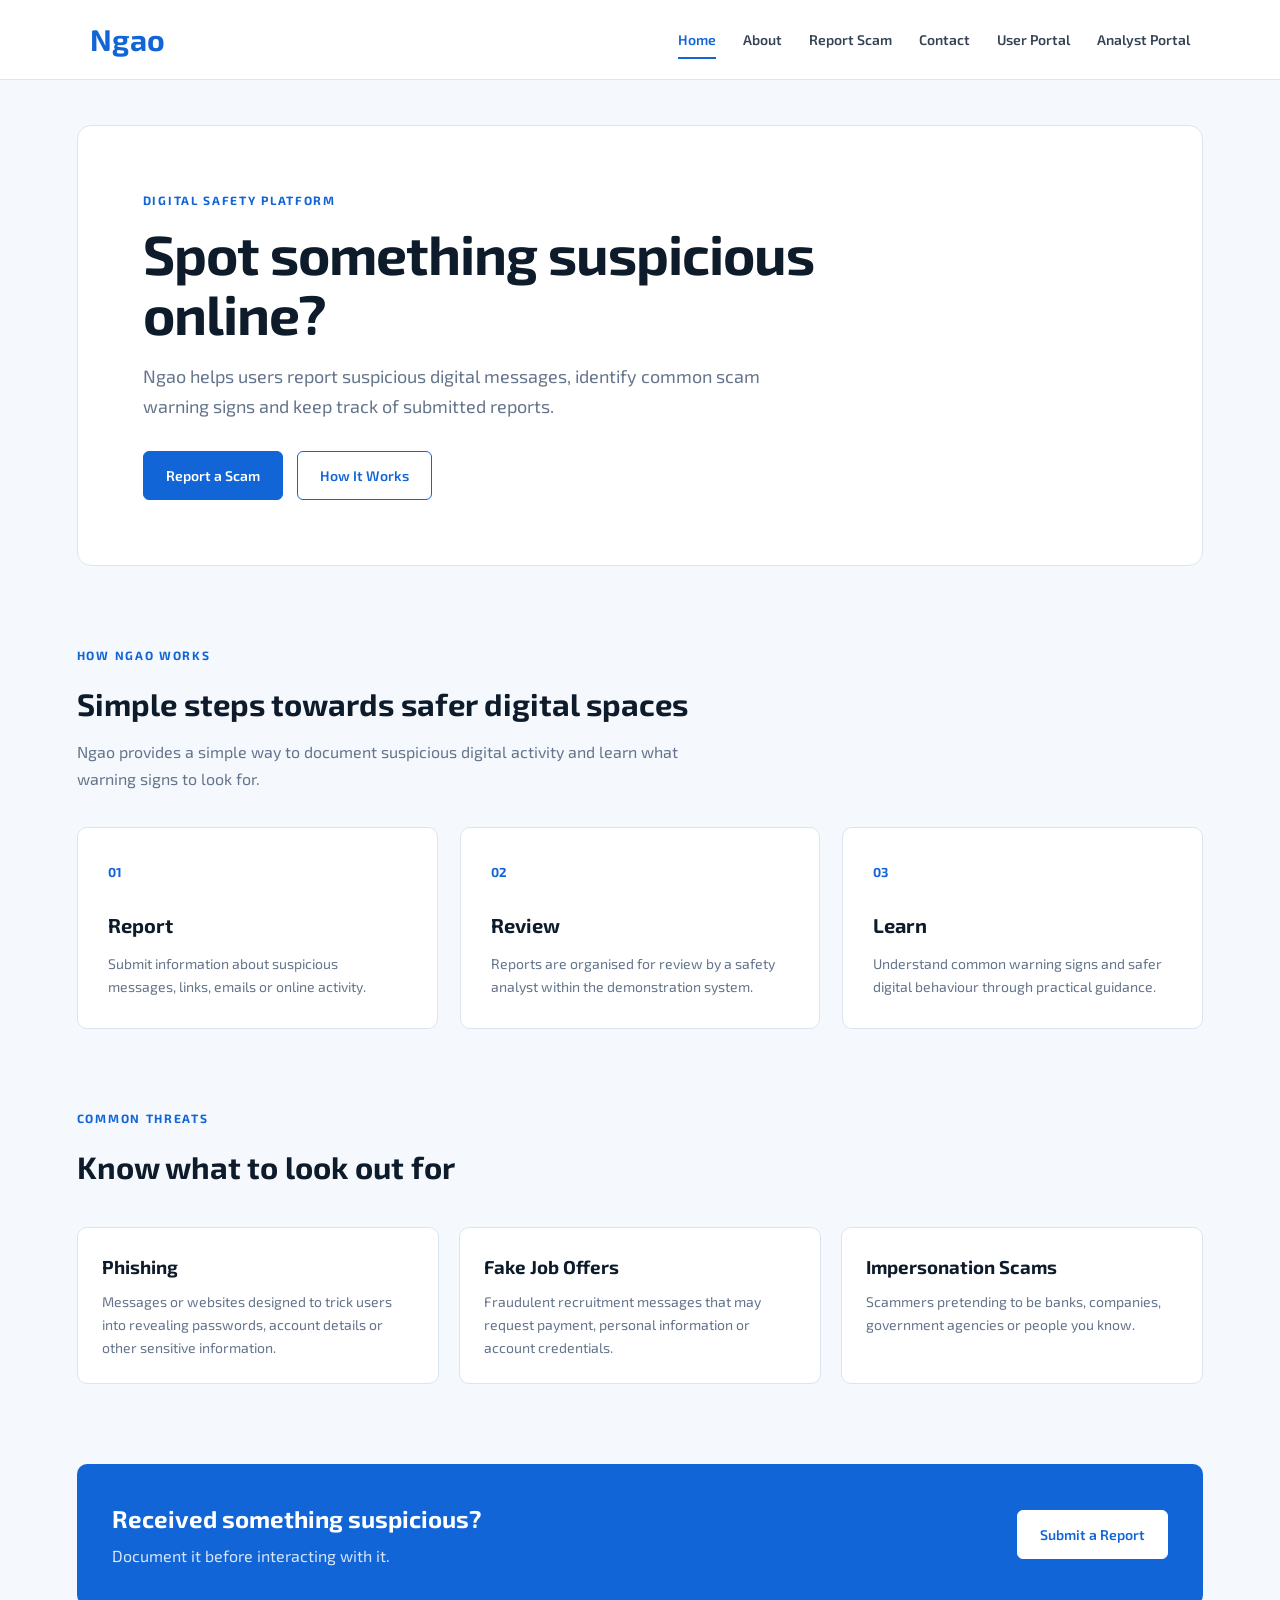
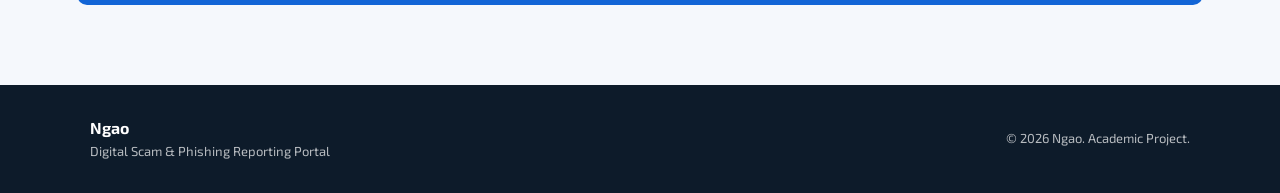
<file: index.html>
<!DOCTYPE html>
<html lang="en">

<head>
    <meta charset="UTF-8">

    <meta
        name="viewport"
        content="width=device-width, initial-scale=1.0"
    >

    <title>Ngao | Digital Scam Reporting Portal</title>

    <link rel="stylesheet" href="css/style.css">
</head>


<body>

    <header class="site-header">

        <a href="index.html" class="brand">
            Ngao
        </a>


        <nav class="main-nav">

            <a href="index.html" class="active">
                Home
            </a>

            <a href="about.html">
                About
            </a>

            <a href="report.html">
                Report Scam
            </a>

            <a href="contact.html">
                Contact
            </a>

            <a href="user-login.html">
                User Portal
            </a>

            <a href="analyst-login.html">
                Analyst Portal
            </a>

        </nav>

    </header>


    <main>

        <!-- HERO -->

        <section class="hero reveal">

            <div class="hero-content">

                <p class="eyebrow">
                    DIGITAL SAFETY PLATFORM
                </p>

                <h1>
                    Spot something suspicious online?
                </h1>

                <p class="hero-text">
                    Ngao helps users report suspicious digital messages,
                    identify common scam warning signs and keep track of
                    submitted reports.
                </p>


                <div class="hero-actions">

                    <a
                        href="report.html"
                        class="btn btn-primary"
                    >
                        Report a Scam
                    </a>

                    <a
                        href="#how-it-works"
                        class="btn btn-outline"
                    >
                        How It Works
                    </a>

                </div>

            </div>

        </section>



        <!-- HOW IT WORKS -->

        <section
            class="section-block reveal"
            id="how-it-works"
        >

            <div class="section-heading">

                <p class="eyebrow">
                    HOW NGAO WORKS
                </p>

                <h2>
                    Simple steps towards safer digital spaces
                </h2>

                <p>
                    Ngao provides a simple way to document suspicious
                    digital activity and learn what warning signs to look for.
                </p>

            </div>


            <div class="feature-grid">


                <article class="feature-card">

                    <span class="feature-number">
                        01
                    </span>

                    <h3>
                        Report
                    </h3>

                    <p>
                        Submit information about suspicious messages,
                        links, emails or online activity.
                    </p>

                </article>



                <article class="feature-card">

                    <span class="feature-number">
                        02
                    </span>

                    <h3>
                        Review
                    </h3>

                    <p>
                        Reports are organised for review by a safety
                        analyst within the demonstration system.
                    </p>

                </article>



                <article class="feature-card">

                    <span class="feature-number">
                        03
                    </span>

                    <h3>
                        Learn
                    </h3>

                    <p>
                        Understand common warning signs and safer
                        digital behaviour through practical guidance.
                    </p>

                </article>


            </div>

        </section>



        <!-- SCAM CATEGORIES -->

        <section class="section-block reveal">

            <div class="section-heading">

                <p class="eyebrow">
                    COMMON THREATS
                </p>

                <h2>
                    Know what to look out for
                </h2>

            </div>


            <div
                class="threat-grid"
                id="threat-list"
            >

                <!-- Loaded using JavaScript -->

            </div>

        </section>



        <!-- CALL TO ACTION -->

        <section class="cta-section reveal">

            <div>

                <h2>
                    Received something suspicious?
                </h2>

                <p>
                    Document it before interacting with it.
                </p>

            </div>


            <a
                href="report.html"
                class="btn btn-light"
            >
                Submit a Report
            </a>

        </section>

    </main>


    <footer>

        <div class="footer-inner">

            <div>

                <strong>Ngao</strong>

                <p>
                    Digital Scam & Phishing Reporting Portal
                </p>

            </div>


            <p>
                &copy; 2026 Ngao. Academic Project.
            </p>

        </div>

    </footer>


    <script src="js/main.js"></script>

</body>

</html>
</file>
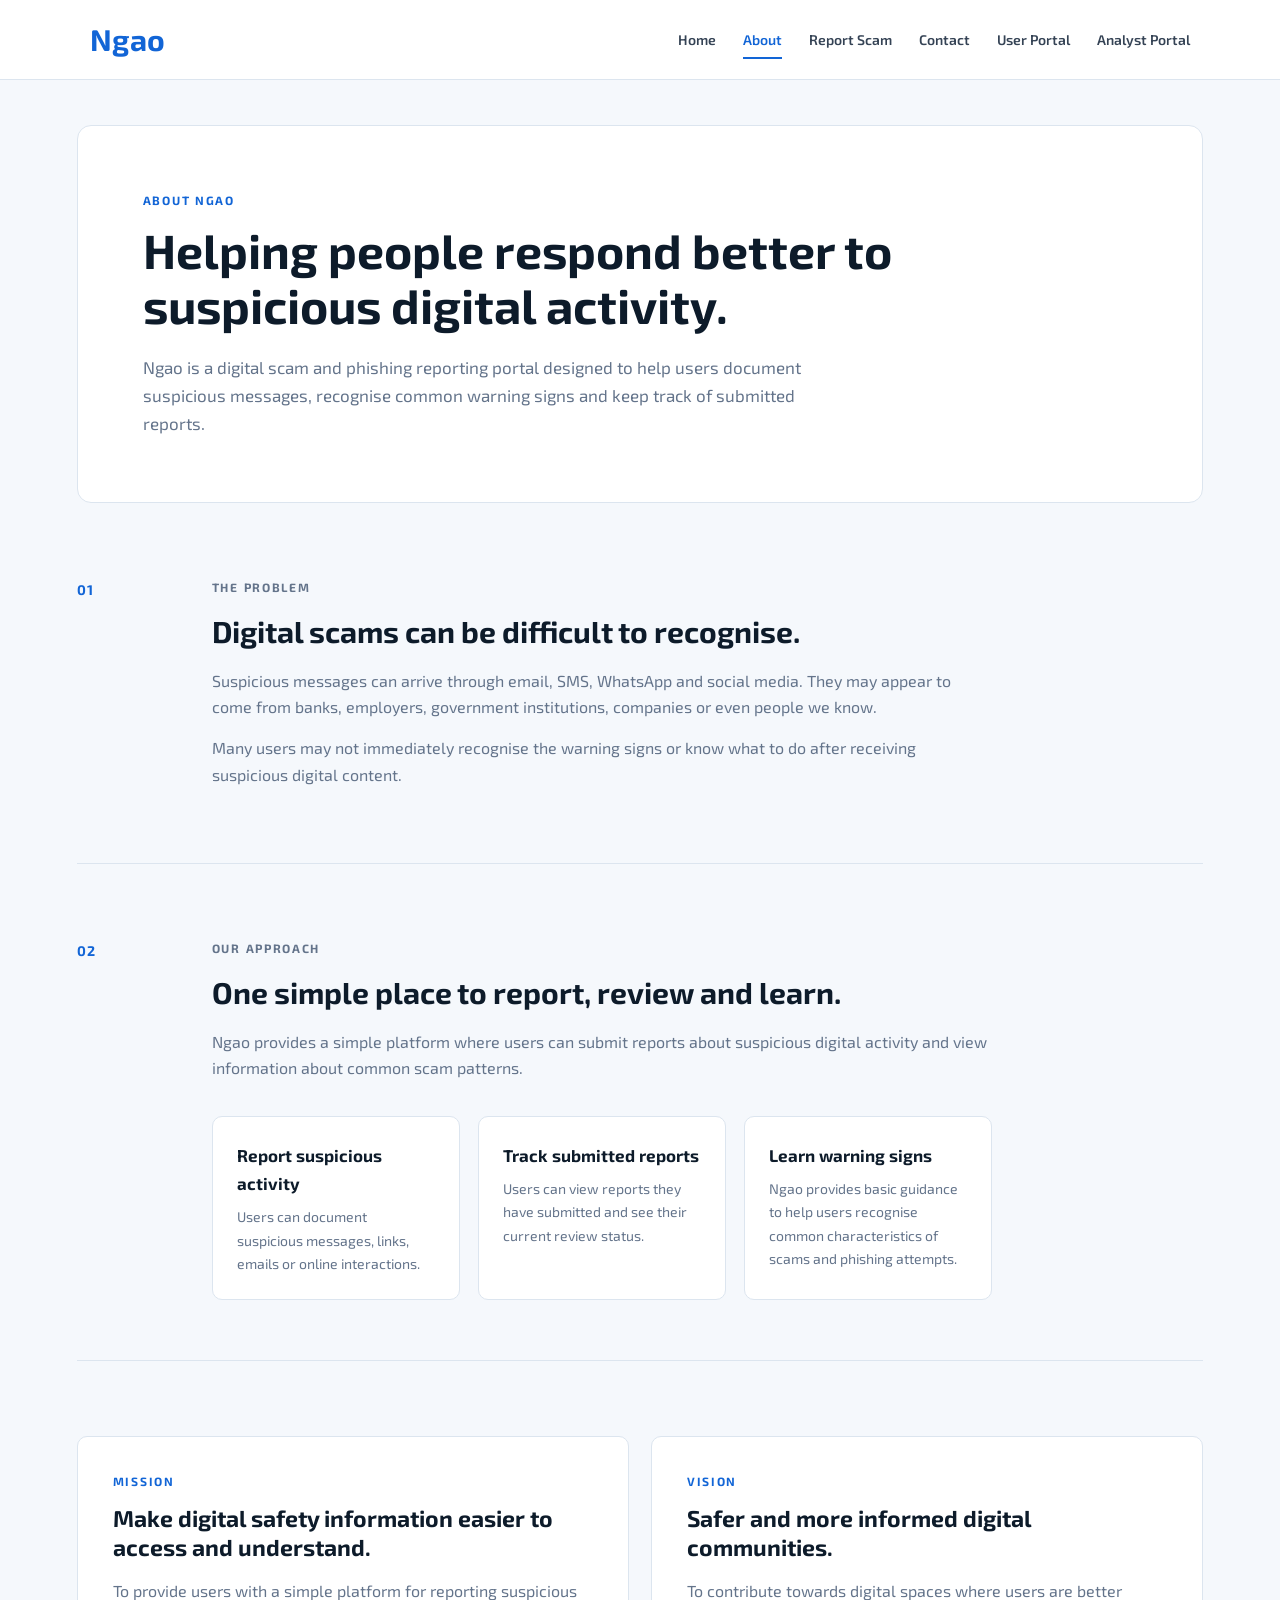
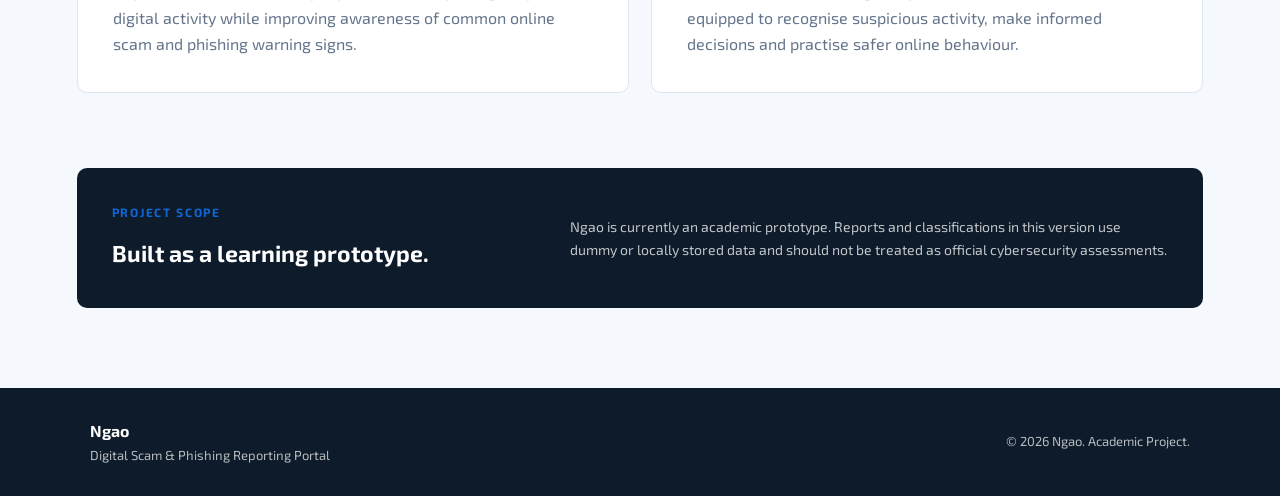
<file: about.html>
<!DOCTYPE html>
<html lang="en">

<head>
    <meta charset="UTF-8">

    <meta
        name="viewport"
        content="width=device-width, initial-scale=1.0"
    >

    <title>About | Ngao</title>

    <link rel="stylesheet" href="css/style.css">
</head>


<body>

    <!-- =========================
         HEADER
    ========================== -->

    <header class="site-header">

        <a href="index.html" class="brand">
            Ngao
        </a>


        <nav class="main-nav">

            <a href="index.html">
                Home
            </a>

            <a href="about.html" class="active">
                About
            </a>

            <a href="report.html">
                Report Scam
            </a>

            <a href="contact.html">
                Contact
            </a>

            <a href="user-login.html">
                User Portal
            </a>

            <a href="analyst-login.html">
                Analyst Portal
            </a>

        </nav>

    </header>



    <!-- =========================
         MAIN CONTENT
    ========================== -->

    <main>


        <!-- ABOUT INTRO -->

        <section class="about-hero reveal">

            <div class="about-hero-content">

                <p class="eyebrow">
                    ABOUT NGAO
                </p>

                <h1>
                    Helping people respond better
                    to suspicious digital activity.
                </h1>

                <p>
                    Ngao is a digital scam and phishing reporting portal
                    designed to help users document suspicious messages,
                    recognise common warning signs and keep track of
                    submitted reports.
                </p>

            </div>

        </section>



        <!-- THE PROBLEM -->

        <section class="about-section reveal">

            <div class="about-section-number">
                01
            </div>


            <div class="about-section-content">

                <p class="eyebrow">
                    THE PROBLEM
                </p>

                <h2>
                    Digital scams can be difficult to recognise.
                </h2>

                <p>
                    Suspicious messages can arrive through email,
                    SMS, WhatsApp and social media. They may appear
                    to come from banks, employers, government
                    institutions, companies or even people we know.
                </p>

                <p>
                    Many users may not immediately recognise the warning
                    signs or know what to do after receiving suspicious
                    digital content.
                </p>

            </div>

        </section>



        <!-- WHAT NGAO DOES -->

        <section class="about-section reveal">

            <div class="about-section-number">
                02
            </div>


            <div class="about-section-content">

                <p class="eyebrow">
                    OUR APPROACH
                </p>

                <h2>
                    One simple place to report, review and learn.
                </h2>

                <p>
                    Ngao provides a simple platform where users can submit
                    reports about suspicious digital activity and view
                    information about common scam patterns.
                </p>


                <div class="about-points">

                    <div class="about-point">

                        <h3>
                            Report suspicious activity
                        </h3>

                        <p>
                            Users can document suspicious messages,
                            links, emails or online interactions.
                        </p>

                    </div>


                    <div class="about-point">

                        <h3>
                            Track submitted reports
                        </h3>

                        <p>
                            Users can view reports they have submitted
                            and see their current review status.
                        </p>

                    </div>


                    <div class="about-point">

                        <h3>
                            Learn warning signs
                        </h3>

                        <p>
                            Ngao provides basic guidance to help users
                            recognise common characteristics of scams
                            and phishing attempts.
                        </p>

                    </div>

                </div>

            </div>

        </section>



        <!-- MISSION AND VISION -->

        <section class="purpose-section reveal">

            <div class="purpose-card">

                <p class="eyebrow">
                    MISSION
                </p>

                <h2>
                    Make digital safety information
                    easier to access and understand.
                </h2>

                <p>
                    To provide users with a simple platform for reporting
                    suspicious digital activity while improving awareness
                    of common online scam and phishing warning signs.
                </p>

            </div>


            <div class="purpose-card">

                <p class="eyebrow">
                    VISION
                </p>

                <h2>
                    Safer and more informed
                    digital communities.
                </h2>

                <p>
                    To contribute towards digital spaces where users are
                    better equipped to recognise suspicious activity,
                    make informed decisions and practise safer online
                    behaviour.
                </p>

            </div>

        </section>



        <!-- PROTOTYPE NOTICE -->

        <section class="prototype-note reveal">

            <div>

                <p class="eyebrow">
                    PROJECT SCOPE
                </p>

                <h2>
                    Built as a learning prototype.
                </h2>

            </div>


            <p>
                Ngao is currently an academic prototype. Reports and
                classifications in this version use dummy or locally
                stored data and should not be treated as official
                cybersecurity assessments.
            </p>

        </section>


    </main>



    <!-- =========================
         FOOTER
    ========================== -->

    <footer>

        <div class="footer-inner">

            <div>

                <strong>
                    Ngao
                </strong>

                <p>
                    Digital Scam & Phishing Reporting Portal
                </p>

            </div>


            <p>
                &copy; 2026 Ngao. Academic Project.
            </p>

        </div>

    </footer>



    <script src="js/main.js"></script>

</body>

</html>
</file>
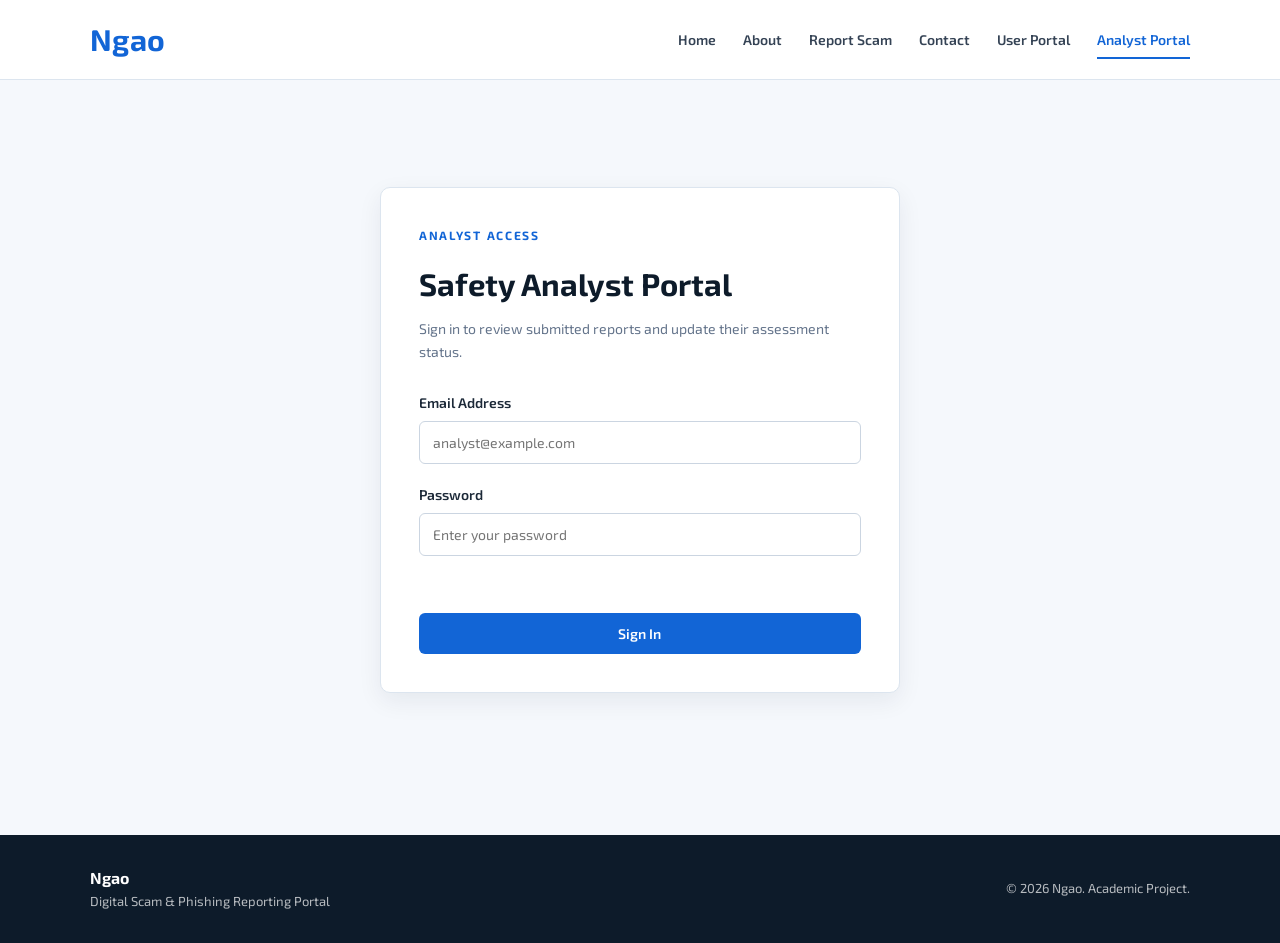
<file: analyst-dashboard.html>
<!DOCTYPE html>
<html lang="en">

<head>
    <meta charset="UTF-8">

    <meta
        name="viewport"
        content="width=device-width, initial-scale=1.0"
    >

    <title>Analyst Dashboard | Ngao</title>

    <link rel="stylesheet" href="css/style.css">
</head>


<body>

    <header class="site-header">

        <a href="index.html" class="brand">
            Ngao
        </a>


        <nav class="main-nav">

            <a href="index.html">
                Home
            </a>

            <a href="about.html">
                About
            </a>

            <a
                href="analyst-dashboard.html"
                class="active"
            >
                Dashboard
            </a>

        </nav>

    </header>


    <main>


        <!-- DASHBOARD HEADING -->

        <section class="dashboard-heading reveal">

            <div>

                <p class="eyebrow">
                    SAFETY ANALYST
                </p>

                <h1>
                    Welcome,
                    <span id="analyst-name">
                        Analyst
                    </span>
                </h1>

                <p>
                    Review submitted reports and update
                    their current assessment status.
                </p>

            </div>


            <button
                type="button"
                class="logout-button"
                id="analyst-logout-button"
            >
                Logout
            </button>

        </section>



        <!-- SUMMARY -->

        <section class="analyst-summary reveal">


            <article class="summary-card">

                <p class="summary-label">
                    Total Reports
                </p>

                <p
                    class="summary-value"
                    id="analyst-total-reports"
                >
                    0
                </p>

                <p class="summary-description">
                    Reports submitted to Ngao
                </p>

            </article>



            <article class="summary-card">

                <p class="summary-label">
                    Pending
                </p>

                <p
                    class="summary-value"
                    id="analyst-pending-reports"
                >
                    0
                </p>

                <p class="summary-description">
                    Awaiting analyst review
                </p>

            </article>



            <article class="summary-card">

                <p class="summary-label">
                    Reviewed
                </p>

                <p
                    class="summary-value"
                    id="analyst-reviewed-reports"
                >
                    0
                </p>

                <p class="summary-description">
                    Completed reviews
                </p>

            </article>



            <article class="summary-card">

                <p class="summary-label">
                    Suspicious
                </p>

                <p
                    class="summary-value"
                    id="analyst-suspicious-reports"
                >
                    0
                </p>

                <p class="summary-description">
                    Flagged for concern
                </p>

            </article>


        </section>



        <!-- REPORT MANAGEMENT -->

        <section class="dashboard-panel reveal">

            <div class="dashboard-panel-header">

                <div>

                    <p class="eyebrow">
                        REPORT MANAGEMENT
                    </p>

                    <h2>
                        Submitted Reports
                    </h2>

                </div>


                <select
                    id="analyst-report-filter"
                    class="report-filter"
                >

                    <option value="all">
                        All Reports
                    </option>

                    <option value="Pending">
                        Pending
                    </option>

                    <option value="Reviewed">
                        Reviewed
                    </option>

                    <option value="Suspicious">
                        Suspicious
                    </option>

                </select>

            </div>


            <div id="analyst-report-list">

                <!-- Reports inserted by JavaScript -->

            </div>


            <div
                id="analyst-empty-state"
                class="empty-state"
            >

                <h3>
                    No reports available
                </h3>

                <p>
                    Submitted reports will appear here
                    when users report suspicious activity.
                </p>

            </div>

        </section>


    </main>


    <footer>

        <div class="footer-inner">

            <div>

                <strong>
                    Ngao
                </strong>

                <p>
                    Digital Scam & Phishing Reporting Portal
                </p>

            </div>


            <p>
                &copy; 2026 Ngao. Academic Project.
            </p>

        </div>

    </footer>


    <script src="js/main.js"></script>

    <script src="js/analyst-dashboard.js"></script>

</body>

</html>
</file>
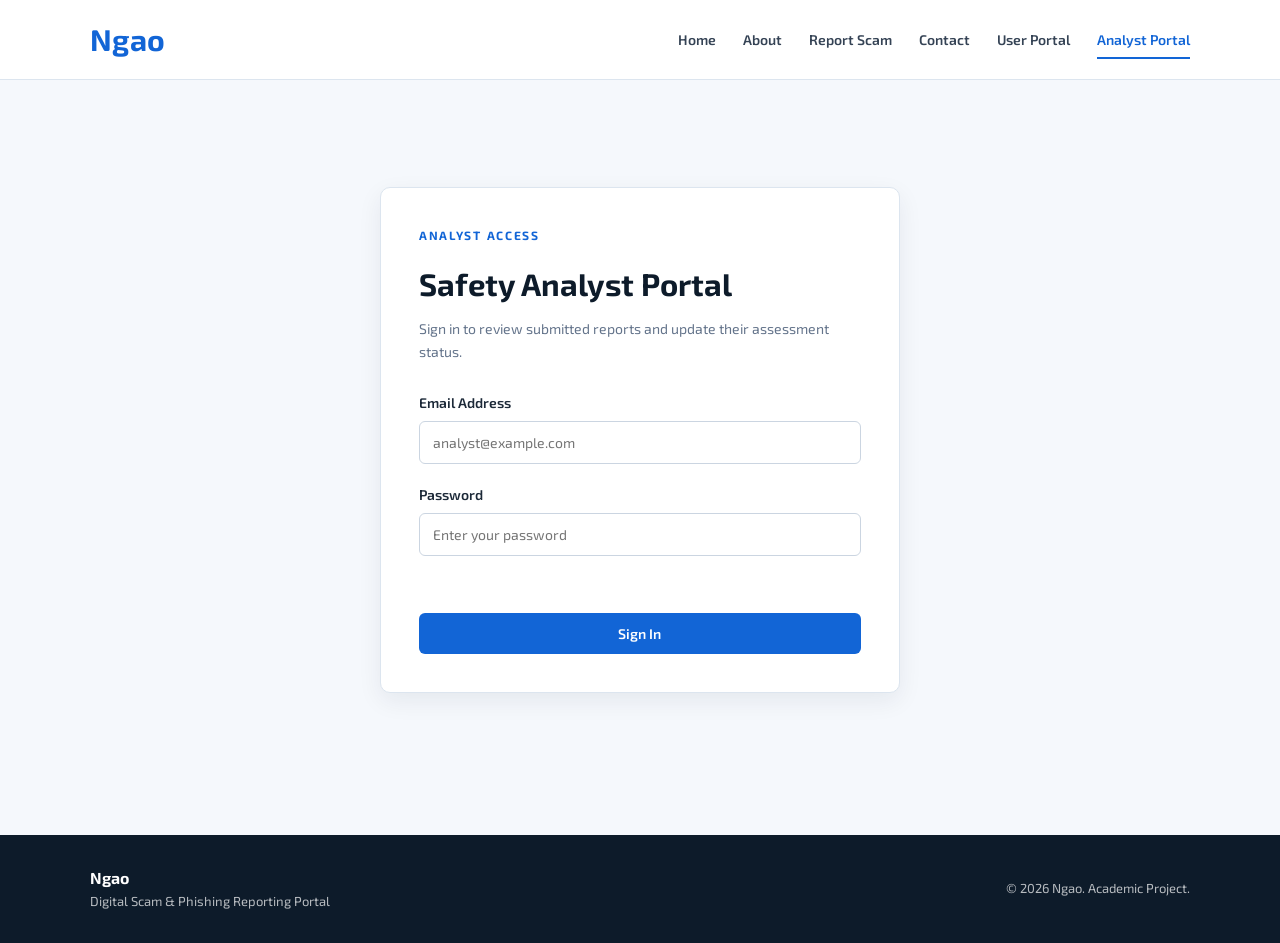
<file: analyst-login.html>
<!DOCTYPE html>
<html lang="en">

<head>
    <meta charset="UTF-8">

    <meta
        name="viewport"
        content="width=device-width, initial-scale=1.0"
    >

    <title>Analyst Login | Ngao</title>

    <link rel="stylesheet" href="css/style.css">
</head>


<body>

    <header class="site-header">

        <a href="index.html" class="brand">
            Ngao
        </a>

        <nav class="main-nav">

            <a href="index.html">
                Home
            </a>

            <a href="about.html">
                About
            </a>

            <a href="report.html">
                Report Scam
            </a>

            <a href="contact.html">
                Contact
            </a>

            <a href="user-login.html">
                User Portal
            </a>

            <a
                href="analyst-login.html"
                class="active"
            >
                Analyst Portal
            </a>

        </nav>

    </header>


    <main class="auth-page">

        <section class="form-container reveal">

            <p class="eyebrow">
                ANALYST ACCESS
            </p>

            <h1>
                Safety Analyst Portal
            </h1>

            <p class="form-description">
                Sign in to review submitted reports
                and update their assessment status.
            </p>


            <form id="analyst-login-form">


                <div class="form-group">

                    <label for="analyst-login-email">
                        Email Address
                    </label>

                    <input
                        type="email"
                        id="analyst-login-email"
                        placeholder="analyst@example.com"
                        required
                    >

                </div>


                <div class="form-group">

                    <label for="analyst-login-password">
                        Password
                    </label>

                    <input
                        type="password"
                        id="analyst-login-password"
                        placeholder="Enter your password"
                        minlength="6"
                        required
                    >

                </div>


                <p
                    id="analyst-login-error"
                    class="error-message"
                ></p>


                <button
                    type="submit"
                    class="auth-button"
                >
                    Sign In
                </button>

            </form>

        </section>

    </main>


    <footer>

        <div class="footer-inner">

            <div>

                <strong>
                    Ngao
                </strong>

                <p>
                    Digital Scam & Phishing Reporting Portal
                </p>

            </div>


            <p>
                &copy; 2026 Ngao. Academic Project.
            </p>

        </div>

    </footer>


    <script src="js/main.js"></script>
    <script src="js/auth.js"></script>

</body>

</html>
</file>
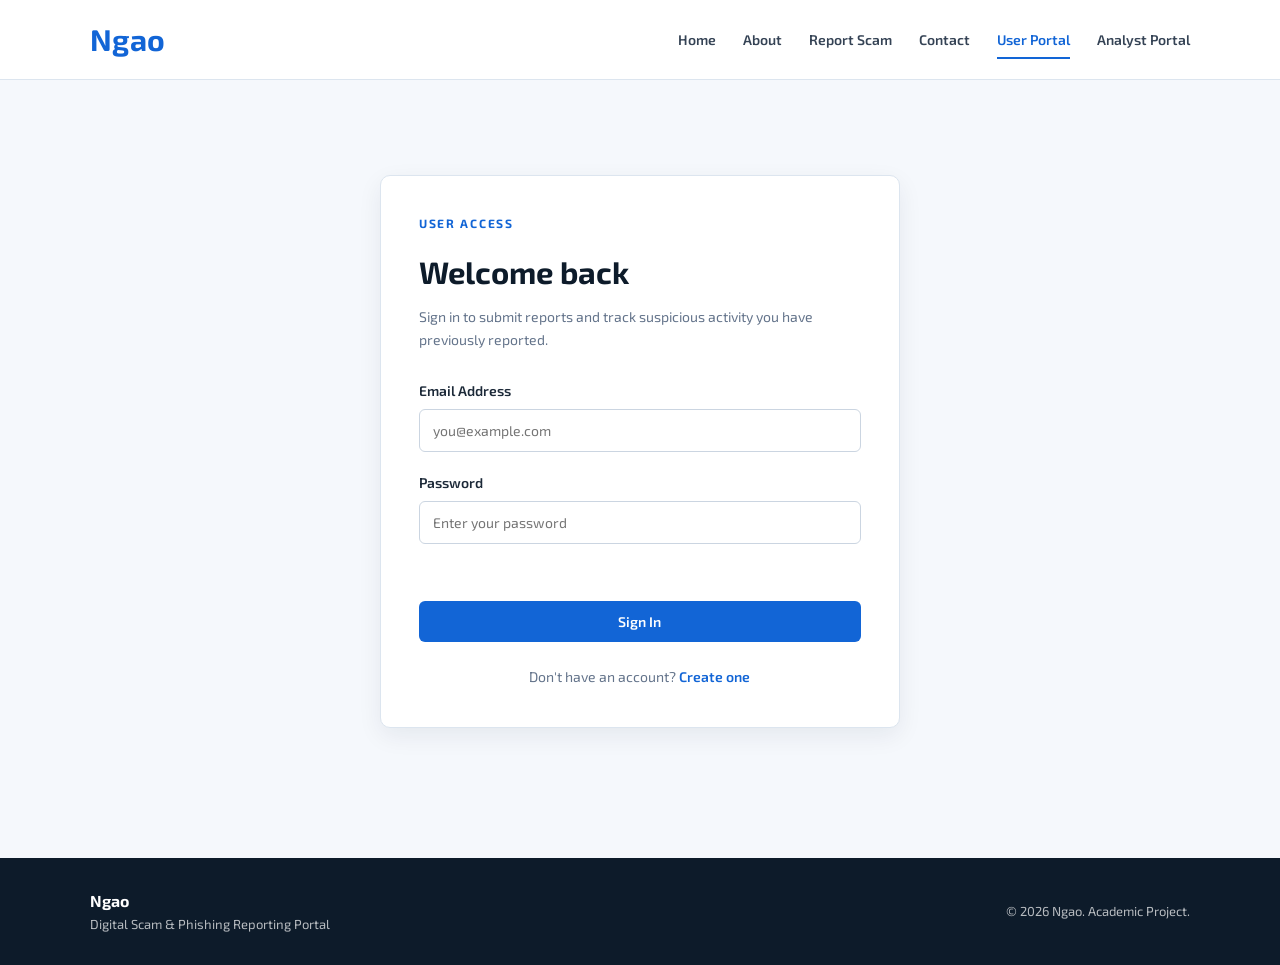
<file: report.html>
<!DOCTYPE html>
<html lang="en">

<head>
    <meta charset="UTF-8">

    <meta
        name="viewport"
        content="width=device-width, initial-scale=1.0"
    >

    <title>Report a Scam | Ngao</title>

    <link rel="stylesheet" href="css/style.css">
</head>

<body>

    <!-- =========================
         HEADER
    ========================== -->

    <header class="site-header">

        <a href="index.html" class="brand">
            Ngao
        </a>

        <nav class="main-nav">

            <a href="index.html">
                Home
            </a>

            <a href="about.html">
                About
            </a>

            <a href="report.html" class="active">
                Report Scam
            </a>

            <a href="contact.html">
                Contact
            </a>

            <a href="user-login.html">
                User Portal
            </a>

            <a href="analyst-login.html">
                Analyst Portal
            </a>

        </nav>

    </header>


    <!-- =========================
         MAIN
    ========================== -->

    <main>

        <!-- PAGE INTRO -->

        <section class="report-intro reveal">

            <p class="eyebrow">
                REPORT SUSPICIOUS ACTIVITY
            </p>

            <h1>
                Tell us what you received.
            </h1>

            <p>
                Provide the details you have about a suspicious
                message, link, email or online interaction.
                Do not include passwords, PINs or other sensitive
                personal information.
            </p>

        </section>


        <!-- REPORT FORM -->

        <section class="report-layout reveal">

            <div class="report-form-container">

                <form id="scam-report-form">


                    <!-- TITLE -->

                    <div class="form-group">

                        <label for="report-title">
                            Report Title
                        </label>

                        <input
                            type="text"
                            id="report-title"
                            name="title"
                            placeholder="Example: Suspicious bank message"
                            minlength="5"
                            maxlength="80"
                            required
                        >

                        <small class="field-help">
                            Give the report a short descriptive title.
                        </small>

                    </div>


                    <!-- CATEGORY -->

                    <div class="form-group">

                        <label for="scam-category">
                            Scam Category
                        </label>

                        <select
                            id="scam-category"
                            name="category"
                            required
                        >

                            <option value="">
                                Select a category
                            </option>

                            <option value="Phishing">
                                Phishing
                            </option>

                            <option value="Fake Job Offer">
                                Fake Job Offer
                            </option>

                            <option value="Impersonation">
                                Impersonation
                            </option>

                            <option value="Payment Scam">
                                Payment Scam
                            </option>

                            <option value="Prize Scam">
                                Prize / Giveaway Scam
                            </option>

                            <option value="Other">
                                Other
                            </option>

                        </select>

                    </div>


                    <!-- PLATFORM -->

                    <div class="form-group">

                        <label for="report-platform">
                            Where did you receive it?
                        </label>

                        <select
                            id="report-platform"
                            name="platform"
                            required
                        >

                            <option value="">
                                Select platform
                            </option>

                            <option value="WhatsApp">
                                WhatsApp
                            </option>

                            <option value="Email">
                                Email
                            </option>

                            <option value="SMS">
                                SMS
                            </option>

                            <option value="Facebook">
                                Facebook
                            </option>

                            <option value="Instagram">
                                Instagram
                            </option>

                            <option value="Website">
                                Website
                            </option>

                            <option value="Other">
                                Other
                            </option>

                        </select>

                    </div>


                    <!-- SENDER -->

                    <div class="form-group">

                        <label for="sender">
                            Sender or Source
                        </label>

                        <input
                            type="text"
                            id="sender"
                            name="sender"
                            placeholder="Example: Unknown number or company name"
                            maxlength="100"
                        >

                        <small class="field-help">
                            Optional. Avoid entering private personal details.
                        </small>

                    </div>


                    <!-- LINK -->

                    <div class="form-group">

                        <label for="suspicious-link">
                            Suspicious Link
                        </label>

                        <input
                            type="url"
                            id="suspicious-link"
                            name="link"
                            placeholder="https://example.com"
                        >

                        <small class="field-help">
                            Optional. Do not open the link just to copy it.
                        </small>

                    </div>


                    <!-- DESCRIPTION -->

                    <div class="form-group">

                        <label for="report-description">
                            Describe What Happened
                        </label>

                        <textarea
                            id="report-description"
                            name="description"
                            placeholder="Describe the message or interaction and why it seemed suspicious..."
                            minlength="20"
                            maxlength="700"
                            required
                        ></textarea>

                        <div class="character-count">
                            <span id="description-count">0</span>
                            / 700 characters
                        </div>

                    </div>


                    <!-- WARNING SIGNS -->

                    <fieldset class="warning-fieldset">

                        <legend>
                            What made it seem suspicious?
                        </legend>

                        <p class="field-help">
                            Select all that apply.
                        </p>


                        <label class="checkbox-option">

                            <input
                                type="checkbox"
                                name="warningSigns"
                                value="Asked for password or PIN"
                            >

                            <span>
                                Asked for a password, PIN or login details
                            </span>

                        </label>


                        <label class="checkbox-option">

                            <input
                                type="checkbox"
                                name="warningSigns"
                                value="Asked for money"
                            >

                            <span>
                                Asked for money or payment
                            </span>

                        </label>


                        <label class="checkbox-option">

                            <input
                                type="checkbox"
                                name="warningSigns"
                                value="Urgent language"
                            >

                            <span>
                                Used urgent or threatening language
                            </span>

                        </label>


                        <label class="checkbox-option">

                            <input
                                type="checkbox"
                                name="warningSigns"
                                value="Unknown link"
                            >

                            <span>
                                Included an unfamiliar or suspicious link
                            </span>

                        </label>


                        <label class="checkbox-option">

                            <input
                                type="checkbox"
                                name="warningSigns"
                                value="Impersonation"
                            >

                            <span>
                                Claimed to represent a trusted organisation
                                or person
                            </span>

                        </label>

                    </fieldset>


                    <!-- ERROR MESSAGE -->

                    <p
                        id="report-error"
                        class="error-message"
                    ></p>


                    <!-- SUCCESS MESSAGE -->

                    <p
                        id="report-success"
                        class="success-message"
                    ></p>


                    <button
                        type="submit"
                        class="submit-report-btn"
                    >
                        Submit Report
                    </button>

                </form>

            </div>


            <!-- SAFETY SIDE PANEL -->

            <aside class="report-safety">

                <p class="eyebrow">
                    BEFORE YOU SUBMIT
                </p>

                <h2>
                    Protect your information.
                </h2>


                <div class="safety-rule">

                    <span>01</span>

                    <div>

                        <h3>
                            Do not share passwords
                        </h3>

                        <p>
                            Ngao will never ask for your account
                            password, PIN or security codes.
                        </p>

                    </div>

                </div>


                <div class="safety-rule">

                    <span>02</span>

                    <div>

                        <h3>
                            Avoid interacting further
                        </h3>

                        <p>
                            Do not respond to suspicious messages
                            simply to gather more information.
                        </p>

                    </div>

                </div>


                <div class="safety-rule">

                    <span>03</span>

                    <div>

                        <h3>
                            This is a prototype
                        </h3>

                        <p>
                            Submitted reports are stored locally
                            for demonstration purposes only.
                        </p>

                    </div>

                </div>

            </aside>

        </section>

    </main>


    <!-- =========================
         FOOTER
    ========================== -->

    <footer>

        <div class="footer-inner">

            <div>

                <strong>
                    Ngao
                </strong>

                <p>
                    Digital Scam & Phishing Reporting Portal
                </p>

            </div>

            <p>
                &copy; 2026 Ngao. Academic Project.
            </p>

        </div>

    </footer>


    <script src="js/main.js"></script>
    <script src="js/report.js"></script>

</body>

</html>
</file>
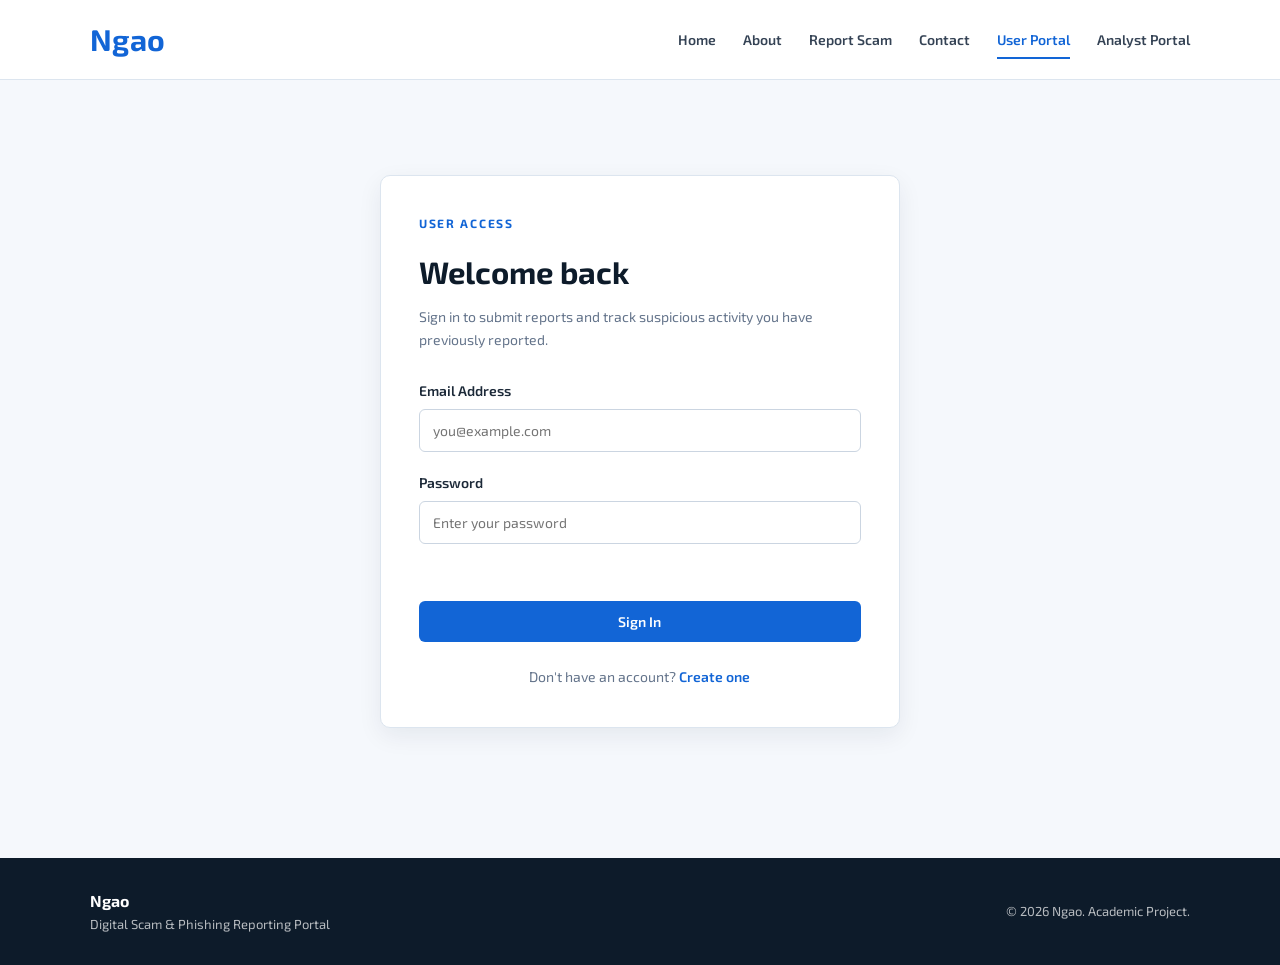
<file: user-dashboard.html>
<!DOCTYPE html>
<html lang="en">

<head>
    <meta charset="UTF-8">

    <meta
        name="viewport"
        content="width=device-width, initial-scale=1.0"
    >

    <title>My Dashboard | Ngao</title>

    <link rel="stylesheet" href="css/style.css">
</head>


<body>

    <!-- =========================
         HEADER
    ========================== -->

    <header class="site-header">

        <a href="index.html" class="brand">
            Ngao
        </a>


        <nav class="main-nav">

            <a href="index.html">
                Home
            </a>

            <a href="about.html">
                About
            </a>

            <a href="report.html">
                Report Scam
            </a>

            <a
                href="user-dashboard.html"
                class="active"
            >
                Dashboard
            </a>

        </nav>

    </header>



    <!-- =========================
         DASHBOARD
    ========================== -->

    <main>

        <!-- DASHBOARD HEADER -->

        <section class="dashboard-heading reveal">

            <div>

                <p class="eyebrow">
                    USER DASHBOARD
                </p>

                <h1>
                    Welcome,
                    <span id="dashboard-user-name">
                        User
                    </span>
                </h1>

                <p>
                    Track your submitted reports and
                    review their current status.
                </p>

            </div>


            <div class="dashboard-actions">

                <a
                    href="report.html"
                    class="btn btn-primary"
                >
                    Report a Scam
                </a>

                <button
                    type="button"
                    class="logout-button"
                    id="logout-button"
                >
                    Logout
                </button>

            </div>

        </section>



        <!-- =========================
             SUMMARY CARDS
        ========================== -->

        <section class="dashboard-summary reveal">


            <article class="summary-card">

                <p class="summary-label">
                    Total Reports
                </p>

                <p
                    class="summary-value"
                    id="total-reports"
                >
                    0
                </p>

                <p class="summary-description">
                    Reports you have submitted
                </p>

            </article>



            <article class="summary-card">

                <p class="summary-label">
                    Pending
                </p>

                <p
                    class="summary-value"
                    id="pending-reports"
                >
                    0
                </p>

                <p class="summary-description">
                    Reports awaiting review
                </p>

            </article>



            <article class="summary-card">

                <p class="summary-label">
                    Reviewed
                </p>

                <p
                    class="summary-value"
                    id="reviewed-reports"
                >
                    0
                </p>

                <p class="summary-description">
                    Reports already reviewed
                </p>

            </article>


        </section>



        <!-- =========================
             REPORTS SECTION
        ========================== -->

        <section class="dashboard-panel reveal">

            <div class="dashboard-panel-header">

                <div>

                    <p class="eyebrow">
                        REPORT HISTORY
                    </p>

                    <h2>
                        My Reports
                    </h2>

                </div>


                <select
                    id="report-filter"
                    class="report-filter"
                >

                    <option value="all">
                        All Reports
                    </option>

                    <option value="Pending">
                        Pending
                    </option>

                    <option value="Reviewed">
                        Reviewed
                    </option>

                    <option value="Suspicious">
                        Suspicious
                    </option>

                </select>

            </div>


            <div id="user-report-list">

                <!-- JavaScript inserts reports here -->

            </div>


            <div
                id="empty-reports"
                class="empty-state"
            >

                <h3>
                    No reports yet
                </h3>

                <p>
                    When you submit suspicious digital
                    activity, your reports will appear here.
                </p>

                <a
                    href="report.html"
                    class="btn btn-primary"
                >
                    Submit Your First Report
                </a>

            </div>

        </section>



        <!-- =========================
             SAFETY TIPS
        ========================== -->

        <section class="dashboard-panel reveal">

            <div class="dashboard-panel-header">

                <div>

                    <p class="eyebrow">
                        DIGITAL SAFETY
                    </p>

                    <h2>
                        Quick Safety Tips
                    </h2>

                </div>

            </div>


            <div
                class="safety-tip-grid"
                id="safety-tip-list"
            >

                <!-- Loaded from data.json -->

            </div>

        </section>

    </main>



    <!-- =========================
         FOOTER
    ========================== -->

    <footer>

        <div class="footer-inner">

            <div>

                <strong>
                    Ngao
                </strong>

                <p>
                    Digital Scam & Phishing Reporting Portal
                </p>

            </div>


            <p>
                &copy; 2026 Ngao. Academic Project.
            </p>

        </div>

    </footer>


    <script src="js/main.js"></script>

    <script src="js/dashboard.js"></script>

</body>

</html>
</file>
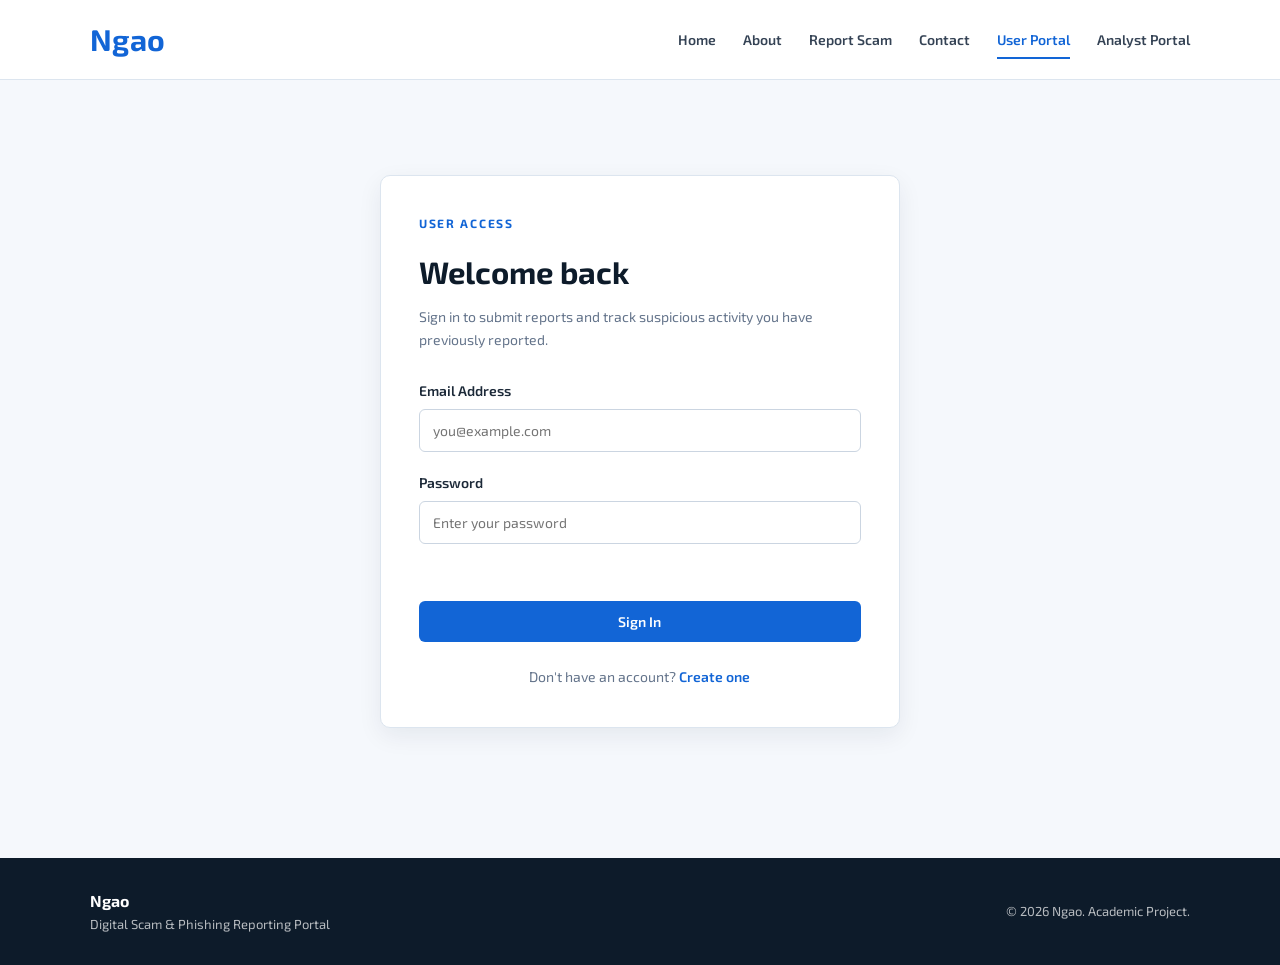
<file: user-login.html>
<!DOCTYPE html>
<html lang="en">

<head>
    <meta charset="UTF-8">

    <meta
        name="viewport"
        content="width=device-width, initial-scale=1.0"
    >

    <title>User Login | Ngao</title>

    <link rel="stylesheet" href="css/style.css">
</head>


<body>

    <header class="site-header">

        <a href="index.html" class="brand">
            Ngao
        </a>


        <nav class="main-nav">

            <a href="index.html">
                Home
            </a>

            <a href="about.html">
                About
            </a>

            <a href="report.html">
                Report Scam
            </a>

            <a href="contact.html">
                Contact
            </a>

            <a href="user-login.html" class="active">
                User Portal
            </a>

            <a href="analyst-login.html">
                Analyst Portal
            </a>

        </nav>

    </header>


    <main class="auth-page">

        <section class="form-container reveal">

            <p class="eyebrow">
                USER ACCESS
            </p>

            <h1>
                Welcome back
            </h1>

            <p class="form-description">
                Sign in to submit reports and track suspicious
                activity you have previously reported.
            </p>


            <form id="user-login-form">

                <!-- EMAIL -->

                <div class="form-group">

                    <label for="user-login-email">
                        Email Address
                    </label>

                    <input
                        type="email"
                        id="user-login-email"
                        name="email"
                        placeholder="you@example.com"
                        autocomplete="email"
                        required
                    >

                </div>


                <!-- PASSWORD -->

                <div class="form-group">

                    <label for="user-login-password">
                        Password
                    </label>

                    <input
                        type="password"
                        id="user-login-password"
                        name="password"
                        placeholder="Enter your password"
                        autocomplete="current-password"
                        minlength="6"
                        required
                    >

                </div>


                <p
                    id="user-login-error"
                    class="error-message"
                ></p>


                <button
                    type="submit"
                    class="auth-button"
                >
                    Sign In
                </button>

            </form>


            <p class="auth-switch">

                Don't have an account?

                <a href="user-register.html">
                    Create one
                </a>

            </p>

        </section>

    </main>


    <footer>

        <div class="footer-inner">

            <div>

                <strong>Ngao</strong>

                <p>
                    Digital Scam & Phishing Reporting Portal
                </p>

            </div>


            <p>
                &copy; 2026 Ngao. Academic Project.
            </p>

        </div>

    </footer>


    <script src="js/main.js"></script>
    <script src="js/auth.js"></script>

</body>

</html>
</file>
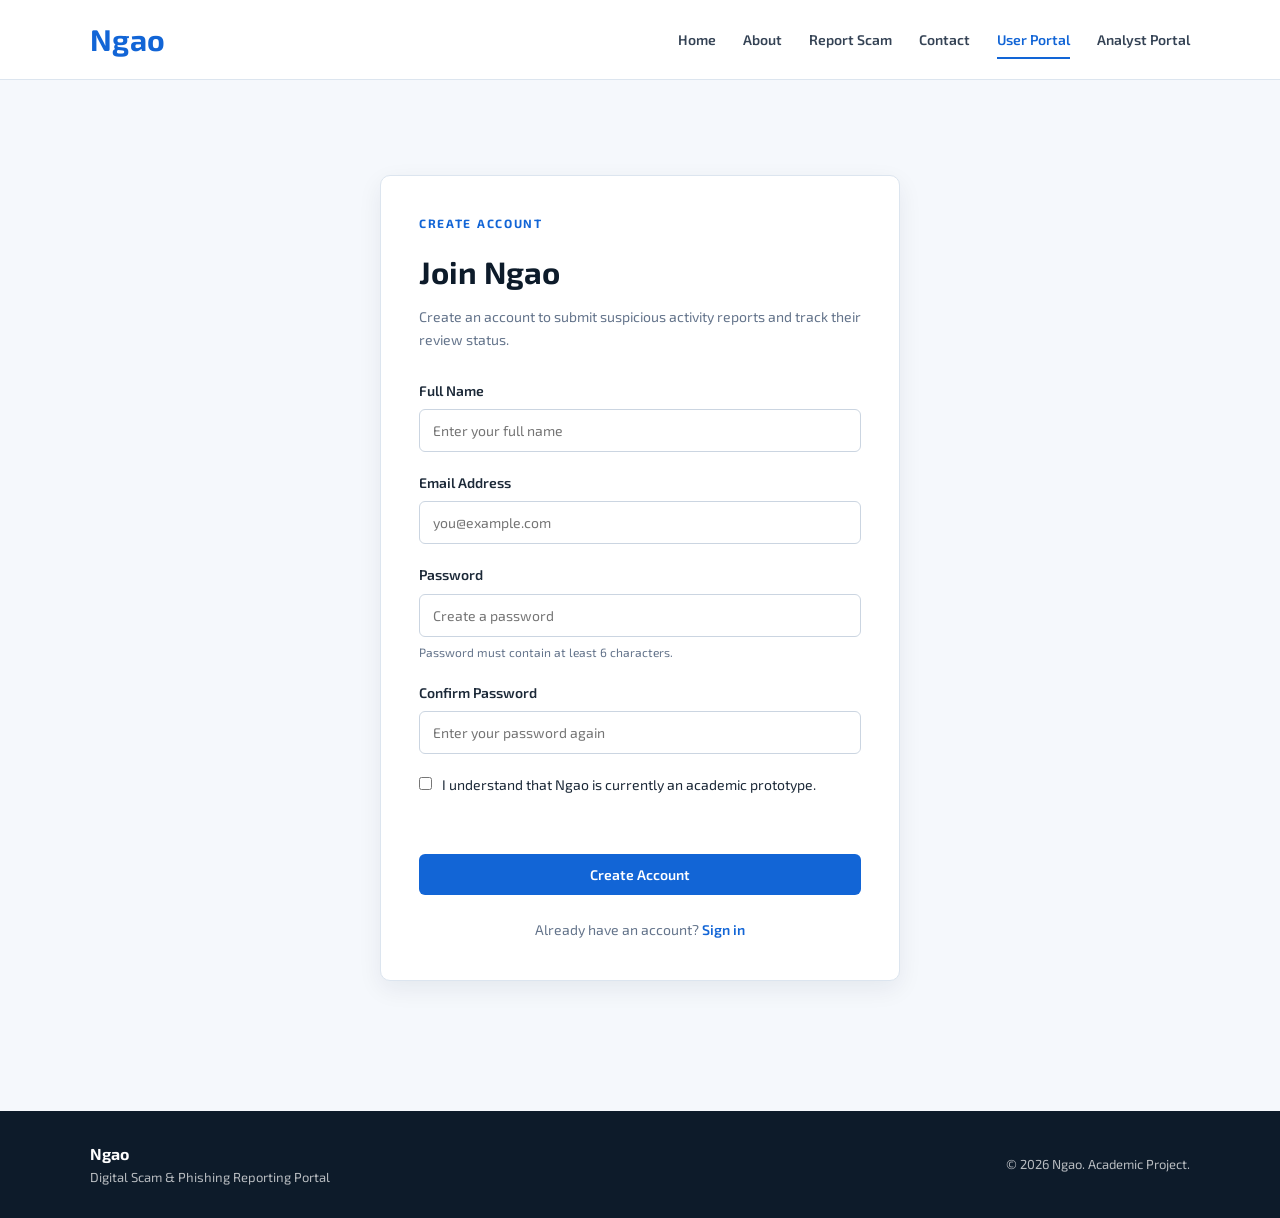
<file: user-register.html>
<!DOCTYPE html>
<html lang="en">

<head>
    <meta charset="UTF-8">

    <meta
        name="viewport"
        content="width=device-width, initial-scale=1.0"
    >

    <title>Create Account | Ngao</title>

    <link rel="stylesheet" href="css/style.css">
</head>


<body>

    <header class="site-header">

        <a href="index.html" class="brand">
            Ngao
        </a>


        <nav class="main-nav">

            <a href="index.html">
                Home
            </a>

            <a href="about.html">
                About
            </a>

            <a href="report.html">
                Report Scam
            </a>

            <a href="contact.html">
                Contact
            </a>

            <a href="user-login.html" class="active">
                User Portal
            </a>

            <a href="analyst-login.html">
                Analyst Portal
            </a>

        </nav>

    </header>


    <main class="auth-page">

        <section class="form-container reveal">

            <p class="eyebrow">
                CREATE ACCOUNT
            </p>

            <h1>
                Join Ngao
            </h1>

            <p class="form-description">
                Create an account to submit suspicious activity
                reports and track their review status.
            </p>


            <form id="user-register-form">

                <!-- FULL NAME -->

                <div class="form-group">

                    <label for="user-name">
                        Full Name
                    </label>

                    <input
                        type="text"
                        id="user-name"
                        name="fullname"
                        placeholder="Enter your full name"
                        autocomplete="name"
                        minlength="3"
                        maxlength="60"
                        required
                    >

                </div>


                <!-- EMAIL -->

                <div class="form-group">

                    <label for="user-email">
                        Email Address
                    </label>

                    <input
                        type="email"
                        id="user-email"
                        name="email"
                        placeholder="you@example.com"
                        autocomplete="email"
                        required
                    >

                </div>


                <!-- PASSWORD -->

                <div class="form-group">

                    <label for="user-password">
                        Password
                    </label>

                    <input
                        type="password"
                        id="user-password"
                        name="password"
                        placeholder="Create a password"
                        autocomplete="new-password"
                        minlength="6"
                        required
                    >

                    <small class="field-help">
                        Password must contain at least 6 characters.
                    </small>

                </div>


                <!-- CONFIRM PASSWORD -->

                <div class="form-group">

                    <label for="user-confirm-password">
                        Confirm Password
                    </label>

                    <input
                        type="password"
                        id="user-confirm-password"
                        name="confirmPassword"
                        placeholder="Enter your password again"
                        autocomplete="new-password"
                        minlength="6"
                        required
                    >

                </div>


                <!-- TERMS -->

                <label class="checkbox-option auth-checkbox">

                    <input
                        type="checkbox"
                        id="user-agreement"
                        required
                    >

                    <span>
                        I understand that Ngao is currently
                        an academic prototype.
                    </span>

                </label>


                <p
                    id="user-register-error"
                    class="error-message"
                ></p>


                <button
                    type="submit"
                    class="auth-button"
                >
                    Create Account
                </button>

            </form>


            <p class="auth-switch">

                Already have an account?

                <a href="user-login.html">
                    Sign in
                </a>

            </p>

        </section>

    </main>


    <footer>

        <div class="footer-inner">

            <div>

                <strong>Ngao</strong>

                <p>
                    Digital Scam & Phishing Reporting Portal
                </p>

            </div>


            <p>
                &copy; 2026 Ngao. Academic Project.
            </p>

        </div>

    </footer>


    <script src="js/main.js"></script>
    <script src="js/auth.js"></script>

</body>

</html>
</file>
<file: css/style.css>
@import url(
    'https://fonts.googleapis.com/css2?family=Exo+2:wght@400;500;600;700&display=swap'
);


/* =========================================
   VARIABLES
========================================= */

:root {
    --primary: #1265d6;
    --primary-dark: #0a438f;
    --navy: #0d1b2a;

    --accent: #18a8c7;

    --background: #f5f8fc;
    --surface: #ffffff;

    --text: #1c2938;
    --muted: #64748b;

    --border: #dce5ef;

    --success: #16844a;
    --warning: #c47b13;
    --danger: #c53939;

    --radius: 10px;

    --shadow:
        0 8px 25px rgba(15, 35, 60, 0.07);

    --transition:
        0.25s ease;
}



/* =========================================
   RESET
========================================= */

* {
    margin: 0;
    padding: 0;
    box-sizing: border-box;
}


html {
    scroll-behavior: smooth;
}


body {
    font-family: "Exo 2", sans-serif;

    background-color: var(--background);

    color: var(--text);

    line-height: 1.65;
}



/* =========================================
   HEADER
========================================= */

.site-header {
    min-height: 78px;

    padding: 0 7%;

    display: flex;

    justify-content: space-between;

    align-items: center;

    background-color: white;

    border-bottom:
        1px solid var(--border);

    position: sticky;

    top: 0;

    z-index: 1000;
}


.brand {
    color: var(--primary);

    text-decoration: none;

    font-size: 30px;

    font-weight: 700;

    letter-spacing: 0.5px;
}



/* =========================================
   NAVIGATION
========================================= */

.main-nav {
    display: flex;

    gap: 27px;

    align-items: center;
}


.main-nav a {
    color: #354355;

    text-decoration: none;

    font-size: 14px;

    font-weight: 600;

    position: relative;

    padding: 28px 0;

    transition:
        color var(--transition);
}


.main-nav a::after {
    content: "";

    position: absolute;

    left: 0;

    bottom: 20px;

    width: 0;

    height: 2px;

    background-color: var(--primary);

    transition:
        width var(--transition);
}


.main-nav a:hover,
.main-nav a.active {
    color: var(--primary);
}


.main-nav a:hover::after,
.main-nav a.active::after {
    width: 100%;
}



/* =========================================
   MAIN
========================================= */

main {
    width: min(1150px, 88%);

    margin: 45px auto 80px;
}



/* =========================================
   SIMPLE HERO
========================================= */

.hero {
    min-height: 390px;

    display: flex;

    align-items: center;

    padding: 65px;

    background-color: white;

    border:
        1px solid var(--border);

    border-radius: 14px;
}


.hero-content {
    max-width: 720px;
}


.eyebrow {
    color: var(--primary);

    font-size: 12px;

    font-weight: 700;

    letter-spacing: 1.7px;

    margin-bottom: 12px;
}


.hero h1 {
    color: var(--navy);

    font-size:
        clamp(38px, 5vw, 55px);

    line-height: 1.1;

    margin-bottom: 18px;

    letter-spacing: -1px;
}


.hero-text {
    color: var(--muted);

    font-size: 18px;

    max-width: 650px;

    margin-bottom: 30px;
}



/* =========================================
   BUTTONS
========================================= */

.hero-actions {
    display: flex;

    gap: 14px;

    flex-wrap: wrap;
}


.btn {
    display: inline-block;

    padding: 12px 22px;

    border-radius: 6px;

    text-decoration: none;

    font-weight: 600;

    font-size: 14px;

    transition:
        transform var(--transition),
        background-color var(--transition),
        border-color var(--transition);
}


.btn:hover {
    transform: translateY(-2px);
}


.btn-primary {
    background-color: var(--primary);

    color: white;

    border:
        1px solid var(--primary);
}


.btn-primary:hover {
    background-color:
        var(--primary-dark);
}


.btn-outline {
    background-color: white;

    color: var(--primary);

    border:
        1px solid var(--primary);
}


.btn-outline:hover {
    background-color: #edf5ff;
}


.btn-light {
    background-color: white;

    color: var(--primary);

    border:
        1px solid white;
}



/* =========================================
   SECTIONS
========================================= */

.section-block {
    margin-top: 80px;
}


.section-heading {
    max-width: 650px;

    margin-bottom: 35px;
}


.section-heading h2 {
    color: var(--navy);

    font-size: 31px;

    margin-bottom: 10px;
}


.section-heading p:last-child {
    color: var(--muted);
}



/* =========================================
   HOW IT WORKS
========================================= */

.feature-grid {
    display: grid;

    grid-template-columns:
        repeat(3, 1fr);

    gap: 22px;
}


.feature-card {
    background-color: white;

    border:
        1px solid var(--border);

    border-radius: var(--radius);

    padding: 30px;

    transition:
        transform var(--transition),
        box-shadow var(--transition),
        border-color var(--transition);
}


.feature-card:hover {
    transform:
        translateY(-6px);

    box-shadow:
        var(--shadow);

    border-color: #b8cee7;
}


.feature-number {
    display: inline-block;

    color: var(--primary);

    font-size: 13px;

    font-weight: 700;

    margin-bottom: 25px;
}


.feature-card h3 {
    color: var(--navy);

    margin-bottom: 10px;

    font-size: 20px;
}


.feature-card p {
    color: var(--muted);

    font-size: 14px;
}



/* =========================================
   THREAT CARDS
========================================= */

.threat-grid {
    display: grid;

    grid-template-columns:
        repeat(3, 1fr);

    gap: 20px;
}


.threat-card {
    background-color: white;

    border:
        1px solid var(--border);

    border-radius: var(--radius);

    padding: 24px;

    transition:
        transform var(--transition),
        box-shadow var(--transition);
}


.threat-card:hover {
    transform:
        translateY(-4px);

    box-shadow:
        var(--shadow);
}


.threat-card h3 {
    color: var(--navy);

    margin-bottom: 7px;
}


.threat-card p {
    color: var(--muted);

    font-size: 14px;
}



/* =========================================
   CTA
========================================= */

.cta-section {
    margin-top: 80px;

    padding: 35px;

    border-radius: var(--radius);

    background-color:
        var(--primary);

    color: white;

    display: flex;

    justify-content: space-between;

    align-items: center;

    gap: 30px;
}


.cta-section h2 {
    margin-bottom: 5px;
}


.cta-section p {
    color:
        rgba(255, 255, 255, 0.83);
}



/* =========================================
   FORMS
========================================= */

.form-container {
    width: min(520px, 100%);

    margin: 50px auto;

    background-color: white;

    border:
        1px solid var(--border);

    border-radius:
        var(--radius);

    padding: 38px;

    box-shadow:
        var(--shadow);
}


.form-container h1,
.form-container h2 {
    color: var(--navy);

    margin-bottom: 8px;
}


.form-description {
    color: var(--muted);

    font-size: 14px;

    margin-bottom: 28px;
}


.form-group {
    margin-bottom: 19px;
}


label {
    display: block;

    margin-bottom: 7px;

    font-size: 14px;

    font-weight: 600;
}


input,
select,
textarea {
    width: 100%;

    padding: 12px 13px;

    font-family:
        "Exo 2", sans-serif;

    font-size: 14px;

    color: var(--text);

    background-color: white;

    border:
        1px solid #cbd5e1;

    border-radius: 6px;

    transition:
        border-color var(--transition),
        box-shadow var(--transition);
}


input:focus,
select:focus,
textarea:focus {
    outline: none;

    border-color:
        var(--primary);

    box-shadow:
        0 0 0 3px
        rgba(18, 101, 214, 0.1);
}


textarea {
    min-height: 130px;

    resize: vertical;
}


button {
    border: none;

    background-color:
        var(--primary);

    color: white;

    padding: 12px 22px;

    border-radius: 6px;

    font-family:
        "Exo 2", sans-serif;

    font-size: 14px;

    font-weight: 600;

    cursor: pointer;

    transition:
        background-color var(--transition),
        transform var(--transition);
}


button:hover {
    background-color:
        var(--primary-dark);

    transform:
        translateY(-1px);
}



/* =========================================
   DASHBOARD
========================================= */

.dashboard-header {
    display: flex;

    justify-content: space-between;

    align-items: center;

    gap: 25px;

    margin-bottom: 30px;
}


.dashboard-header h1 {
    color: var(--navy);
}


.dashboard-grid {
    display: grid;

    grid-template-columns:
        repeat(3, 1fr);

    gap: 20px;

    margin-bottom: 30px;
}


.dashboard-card {
    background-color: white;

    border:
        1px solid var(--border);

    border-radius: var(--radius);

    padding: 26px;

    transition:
        transform var(--transition),
        box-shadow var(--transition);
}


.dashboard-card:hover {
    transform:
        translateY(-4px);

    box-shadow:
        var(--shadow);
}


.dashboard-card h3 {
    color: var(--muted);

    font-size: 12px;

    letter-spacing: 0.8px;

    text-transform: uppercase;

    margin-bottom: 10px;
}


.dashboard-value {
    color: var(--navy);

    font-size: 28px;

    font-weight: 700;
}



/* =========================================
   FOOTER
========================================= */

footer {
    background-color:
        var(--navy);

    color: white;

    padding: 30px 7%;
}


.footer-inner {
    max-width: 1150px;

    margin: 0 auto;

    display: flex;

    justify-content: space-between;

    align-items: center;

    gap: 30px;
}


footer p {
    color:
        rgba(255, 255, 255, 0.7);

    font-size: 13px;
}



/* =========================================
   SCROLL ANIMATION
========================================= */

.reveal {
    opacity: 0;

    transform:
        translateY(20px);

    transition:
        opacity 0.7s ease,
        transform 0.7s ease;
}


.reveal.visible {
    opacity: 1;

    transform:
        translateY(0);
}



/* =========================================
   PAGE LOAD ANIMATION
========================================= */

@keyframes fadeIn {

    from {
        opacity: 0;
    }

    to {
        opacity: 1;
    }
}


body {
    animation:
        fadeIn 0.5s ease;
}



/* =========================================
   TABLET
========================================= */

@media (max-width: 900px) {

    .site-header {
        flex-direction: column;

        align-items: flex-start;

        padding-top: 15px;

        padding-bottom: 15px;
    }


    .main-nav {
        margin-top: 10px;

        flex-wrap: wrap;

        gap: 10px 20px;
    }


    .main-nav a {
        padding: 6px 0;
    }


    .main-nav a::after {
        bottom: 0;
    }


    .feature-grid,
    .threat-grid,
    .dashboard-grid {
        grid-template-columns:
            repeat(2, 1fr);
    }

}



/* =========================================
   MOBILE
========================================= */

@media (max-width: 650px) {

    main {
        width: 92%;
    }


    .hero {
        min-height: auto;

        padding: 40px 25px;
    }


    .hero h1 {
        font-size: 36px;
    }


    .hero-text {
        font-size: 16px;
    }


    .feature-grid,
    .threat-grid,
    .dashboard-grid {
        grid-template-columns:
            1fr;
    }


    .cta-section {
        flex-direction: column;

        align-items: flex-start;
    }


    .footer-inner {
        flex-direction: column;

        align-items: flex-start;
    }

}



/* =========================================
   ACCESSIBILITY
========================================= */

@media (prefers-reduced-motion: reduce) {

    *,
    *::before,
    *::after {
        animation-duration:
            0.01ms !important;

        transition-duration:
            0.01ms !important;
    }

}

/* =========================================
   ABOUT HERO
========================================= */

.about-hero {
    background-color: white;

    border: 1px solid var(--border);

    border-radius: 14px;

    padding: 65px;

    min-height: 330px;

    display: flex;

    align-items: center;
}


.about-hero-content {
    max-width: 760px;
}


.about-hero h1 {
    color: var(--navy);

    font-size:
        clamp(34px, 4vw, 48px);

    line-height: 1.15;

    margin-bottom: 20px;
}


.about-hero p:last-child {
    color: var(--muted);

    font-size: 17px;

    max-width: 700px;
}



/* =========================================
   ABOUT CONTENT SECTIONS
========================================= */

.about-section {
    display: grid;

    grid-template-columns:
        100px 1fr;

    gap: 35px;

    margin-top: 75px;

    padding-bottom: 60px;

    border-bottom:
        1px solid var(--border);
}


.about-section-number {
    color: var(--primary);

    font-size: 14px;

    font-weight: 700;

    letter-spacing: 1px;
}


.about-section-content {
    max-width: 780px;
}


.about-section-content h2 {
    color: var(--navy);

    font-size: 30px;

    line-height: 1.25;

    margin-bottom: 17px;
}


.about-section-content > p {
    color: var(--muted);

    margin-bottom: 15px;
}



/* =========================================
   ABOUT POINTS
========================================= */

.about-points {
    display: grid;

    grid-template-columns:
        repeat(3, 1fr);

    gap: 18px;

    margin-top: 35px;
}


.about-point {
    background-color: white;

    border:
        1px solid var(--border);

    border-radius: var(--radius);

    padding: 24px;

    transition:
        transform var(--transition),
        box-shadow var(--transition);
}


.about-point:hover {
    transform:
        translateY(-4px);

    box-shadow:
        var(--shadow);
}


.about-point h3 {
    color: var(--navy);

    font-size: 17px;

    margin-bottom: 8px;
}


.about-point p {
    color: var(--muted);

    font-size: 14px;
}



/* =========================================
   MISSION AND VISION
========================================= */

.purpose-section {
    display: grid;

    grid-template-columns:
        repeat(2, 1fr);

    gap: 22px;

    margin-top: 75px;
}


.purpose-card {
    background-color: white;

    border:
        1px solid var(--border);

    border-radius: var(--radius);

    padding: 35px;

    transition:
        transform var(--transition),
        box-shadow var(--transition);
}


.purpose-card:hover {
    transform:
        translateY(-5px);

    box-shadow:
        var(--shadow);
}


.purpose-card h2 {
    color: var(--navy);

    font-size: 23px;

    line-height: 1.3;

    margin-bottom: 15px;
}


.purpose-card p:last-child {
    color: var(--muted);
}



/* =========================================
   PROJECT SCOPE
========================================= */

.prototype-note {
    margin-top: 75px;

    background-color:
        var(--navy);

    color: white;

    border-radius:
        var(--radius);

    padding: 35px;

    display: grid;

    grid-template-columns:
        0.7fr 1fr;

    gap: 40px;

    align-items: center;
}


.prototype-note h2 {
    font-size: 23px;
}


.prototype-note > p {
    color:
        rgba(255, 255, 255, 0.75);

    font-size: 14px;
}



/* =========================================
   ABOUT RESPONSIVENESS
========================================= */

@media (max-width: 850px) {

    .about-section {
        grid-template-columns: 1fr;

        gap: 10px;
    }


    .about-points {
        grid-template-columns:
            1fr;
    }


    .purpose-section {
        grid-template-columns:
            1fr;
    }


    .prototype-note {
        grid-template-columns:
            1fr;

        gap: 15px;
    }

}


@media (max-width: 650px) {

    .about-hero {
        padding: 40px 25px;

        min-height: auto;
    }


    .about-hero h1 {
        font-size: 34px;
    }

}

/* =========================================
   REPORT PAGE
========================================= */

.report-intro {
    max-width: 760px;

    margin-bottom: 45px;
}


.report-intro h1 {
    color: var(--navy);

    font-size:
        clamp(34px, 4vw, 48px);

    line-height: 1.15;

    margin-bottom: 15px;
}


.report-intro p:last-child {
    color: var(--muted);

    font-size: 17px;
}



/* =========================================
   REPORT LAYOUT
========================================= */

.report-layout {
    display: grid;

    grid-template-columns:
        minmax(0, 1.5fr)
        minmax(280px, 0.7fr);

    gap: 30px;

    align-items: start;
}



.report-form-container {
    background-color: white;

    border:
        1px solid var(--border);

    border-radius:
        var(--radius);

    padding: 36px;

    box-shadow:
        var(--shadow);
}



/* =========================================
   FIELD HELP
========================================= */

.field-help {
    display: block;

    color: var(--muted);

    font-size: 12px;

    margin-top: 6px;
}



/* =========================================
   CHARACTER COUNT
========================================= */

.character-count {
    text-align: right;

    color: var(--muted);

    font-size: 12px;

    margin-top: 5px;
}



/* =========================================
   CHECKBOX GROUP
========================================= */

.warning-fieldset {
    border:
        1px solid var(--border);

    border-radius: 8px;

    padding: 20px;

    margin-bottom: 22px;
}


.warning-fieldset legend {
    color: var(--navy);

    font-weight: 600;

    padding: 0 6px;
}


.checkbox-option {
    display: flex;

    align-items: flex-start;

    gap: 10px;

    margin-top: 14px;

    cursor: pointer;

    color: var(--text);

    font-weight: 400;
}


.checkbox-option input {
    width: auto;

    margin-top: 4px;
}



/* =========================================
   SUBMIT BUTTON
========================================= */

.submit-report-btn {
    width: 100%;

    margin-top: 5px;
}



/* =========================================
   SUCCESS MESSAGE
========================================= */

.success-message {
    color: var(--success);

    font-size: 14px;

    font-weight: 600;

    margin-bottom: 15px;
}



/* =========================================
   SAFETY SIDE PANEL
========================================= */

.report-safety {
    background-color:
        var(--navy);

    color: white;

    border-radius:
        var(--radius);

    padding: 30px;

    position: sticky;

    top: 105px;
}


.report-safety h2 {
    font-size: 23px;

    margin-bottom: 25px;
}


.safety-rule {
    display: grid;

    grid-template-columns:
        35px 1fr;

    gap: 12px;

    padding: 20px 0;

    border-bottom:
        1px solid
        rgba(255, 255, 255, 0.12);
}


.safety-rule:last-child {
    border-bottom: none;
}


.safety-rule > span {
    color: var(--accent);

    font-size: 12px;

    font-weight: 700;
}


.safety-rule h3 {
    font-size: 15px;

    margin-bottom: 5px;
}


.safety-rule p {
    color:
        rgba(255, 255, 255, 0.68);

    font-size: 13px;
}



/* =========================================
   REPORT RESPONSIVENESS
========================================= */

@media (max-width: 850px) {

    .report-layout {
        grid-template-columns:
            1fr;
    }


    .report-safety {
        position: static;
    }

}


@media (max-width: 650px) {

    .report-form-container {
        padding: 25px;
    }

}

/* =========================================
   AUTHENTICATION PAGES
========================================= */

.auth-page {
    min-height: 70vh;

    display: flex;

    justify-content: center;

    align-items: center;

    padding: 30px 0;
}


.auth-page .form-container {
    margin: 20px auto;
}


.form-container h1 {
    color: var(--navy);

    font-size: 31px;

    margin-bottom: 8px;
}


.auth-button {
    width: 100%;

    margin-top: 5px;
}


.auth-switch {
    text-align: center;

    color: var(--muted);

    font-size: 14px;

    margin-top: 23px;
}


.auth-switch a {
    color: var(--primary);

    font-weight: 600;

    text-decoration: none;
}


.auth-switch a:hover {
    text-decoration: underline;
}


.auth-checkbox {
    margin-bottom: 20px;
}


.error-message {
    color: var(--danger);

    font-size: 13px;

    margin-bottom: 15px;

    min-height: 18px;
}

/* =========================================
   DASHBOARD HEADING
========================================= */

.dashboard-heading {
    display: flex;

    justify-content: space-between;

    align-items: center;

    gap: 30px;

    margin-bottom: 35px;
}


.dashboard-heading h1 {
    color: var(--navy);

    font-size: 34px;

    line-height: 1.2;

    margin-bottom: 8px;
}


.dashboard-heading > div:first-child > p:last-child {
    color: var(--muted);
}


.dashboard-actions {
    display: flex;

    align-items: center;

    gap: 12px;
}


.logout-button {
    background-color: white;

    color: var(--primary);

    border:
        1px solid var(--primary);
}


.logout-button:hover {
    background-color: #edf5ff;

    color: var(--primary-dark);
}



/* =========================================
   SUMMARY CARDS
========================================= */

.dashboard-summary {
    display: grid;

    grid-template-columns:
        repeat(3, 1fr);

    gap: 20px;

    margin-bottom: 30px;
}


.summary-card {
    background-color: white;

    border:
        1px solid var(--border);

    border-radius:
        var(--radius);

    padding: 28px;

    transition:
        transform var(--transition),
        box-shadow var(--transition);
}


.summary-card:hover {
    transform:
        translateY(-5px);

    box-shadow:
        var(--shadow);
}


.summary-label {
    color: var(--muted);

    font-size: 12px;

    font-weight: 700;

    text-transform: uppercase;

    letter-spacing: 1px;

    margin-bottom: 10px;
}


.summary-value {
    color: var(--navy);

    font-size: 34px;

    font-weight: 700;

    line-height: 1;

    margin-bottom: 12px;
}


.summary-description {
    color: var(--muted);

    font-size: 13px;
}



/* =========================================
   DASHBOARD PANEL
========================================= */

.dashboard-panel {
    background-color: white;

    border:
        1px solid var(--border);

    border-radius:
        var(--radius);

    padding: 32px;

    margin-bottom: 30px;
}


.dashboard-panel-header {
    display: flex;

    justify-content: space-between;

    align-items: center;

    gap: 20px;

    margin-bottom: 25px;
}


.dashboard-panel-header h2 {
    color: var(--navy);

    font-size: 24px;
}



/* =========================================
   REPORT FILTER
========================================= */

.report-filter {
    width: auto;

    min-width: 150px;

    padding: 9px 12px;
}



/* =========================================
   REPORT ITEMS
========================================= */

.report-item {
    padding: 22px 0;

    border-bottom:
        1px solid var(--border);

    animation:
        reportFade 0.4s ease both;
}


.report-item:last-child {
    border-bottom: none;
}


.report-top {
    display: flex;

    justify-content: space-between;

    align-items: flex-start;

    gap: 20px;

    margin-bottom: 10px;
}


.report-item h3 {
    color: var(--navy);

    font-size: 17px;

    margin-bottom: 4px;
}


.report-meta {
    color: var(--muted);

    font-size: 13px;
}


.report-description {
    color: var(--muted);

    font-size: 14px;

    margin-top: 10px;

    max-width: 750px;
}



/* =========================================
   STATUS BADGES
========================================= */

.status-badge {
    display: inline-block;

    padding: 5px 10px;

    border-radius: 20px;

    font-size: 11px;

    font-weight: 700;

    white-space: nowrap;
}


.status-pending {
    color: #925d08;

    background-color: #fff4d8;
}


.status-reviewed {
    color: var(--success);

    background-color: #e7f6ed;
}


.status-suspicious {
    color: var(--danger);

    background-color: #fdeaea;
}



/* =========================================
   EMPTY STATE
========================================= */

.empty-state {
    display: none;

    padding: 50px 20px;

    text-align: center;
}


.empty-state h3 {
    color: var(--navy);

    margin-bottom: 8px;
}


.empty-state p {
    color: var(--muted);

    max-width: 450px;

    margin:
        0 auto 20px;
}



/* =========================================
   SAFETY TIPS
========================================= */

.safety-tip-grid {
    display: grid;

    grid-template-columns:
        repeat(3, 1fr);

    gap: 18px;
}


.safety-tip {
    background-color:
        var(--background);

    border:
        1px solid var(--border);

    border-radius:
        var(--radius);

    padding: 22px;

    transition:
        transform var(--transition);
}


.safety-tip:hover {
    transform:
        translateY(-3px);
}


.safety-tip h3 {
    color: var(--navy);

    font-size: 16px;

    margin-bottom: 7px;
}


.safety-tip p {
    color: var(--muted);

    font-size: 13px;
}



/* =========================================
   REPORT ANIMATION
========================================= */

@keyframes reportFade {

    from {
        opacity: 0;

        transform:
            translateY(8px);
    }

    to {
        opacity: 1;

        transform:
            translateY(0);
    }

}



/* =========================================
   RESPONSIVE DASHBOARD
========================================= */

@media (max-width: 850px) {

    .dashboard-heading {
        align-items: flex-start;

        flex-direction: column;
    }


    .dashboard-summary {
        grid-template-columns:
            repeat(2, 1fr);
    }


    .safety-tip-grid {
        grid-template-columns:
            1fr;
    }

}


@media (max-width: 600px) {

    .dashboard-summary {
        grid-template-columns:
            1fr;
    }


    .dashboard-actions {
        width: 100%;

        flex-direction: column;
    }


    .dashboard-actions .btn,
    .dashboard-actions button {
        width: 100%;

        text-align: center;
    }


    .dashboard-panel-header {
        align-items: flex-start;

        flex-direction: column;
    }


    .report-filter {
        width: 100%;
    }


    .report-top {
        flex-direction: column;

        gap: 8px;
    }

}

/* =========================================
   ANALYST DASHBOARD
========================================= */

.analyst-summary {
    display: grid;

    grid-template-columns:
        repeat(4, 1fr);

    gap: 20px;

    margin-bottom: 30px;
}


/* ANALYST REPORT */

.analyst-report {
    padding: 24px 0;

    border-bottom:
        1px solid var(--border);

    animation:
        reportFade 0.4s ease;
}


.analyst-report:last-child {
    border-bottom: none;
}


.analyst-report-header {
    display: flex;

    justify-content: space-between;

    align-items: flex-start;

    gap: 20px;

    margin-bottom: 12px;
}


.analyst-report h3 {
    color: var(--navy);

    font-size: 18px;

    margin-bottom: 5px;
}


.analyst-report-meta {
    color: var(--muted);

    font-size: 13px;
}


.analyst-report-description {
    color: var(--muted);

    font-size: 14px;

    margin:
        12px 0;
}


.report-user {
    font-size: 13px;

    color: var(--muted);

    margin-bottom: 12px;
}


/* ANALYST ACTIONS */

.report-actions {
    display: flex;

    gap: 10px;

    flex-wrap: wrap;

    margin-top: 18px;
}


.report-action-btn {
    padding: 8px 14px;

    font-size: 12px;
}


.review-btn {
    background-color:
        var(--success);
}


.review-btn:hover {
    background-color:
        #116c3d;
}


.suspicious-btn {
    background-color:
        var(--danger);
}


.suspicious-btn:hover {
    background-color:
        #a62e2e;
}


.pending-btn {
    background-color:
        var(--warning);
}


.pending-btn:hover {
    background-color:
        #9c610d;
}


@media (max-width: 950px) {

    .analyst-summary {
        grid-template-columns:
            repeat(2, 1fr);
    }

}


@media (max-width: 600px) {

    .analyst-summary {
        grid-template-columns:
            1fr;
    }

}
</file>
